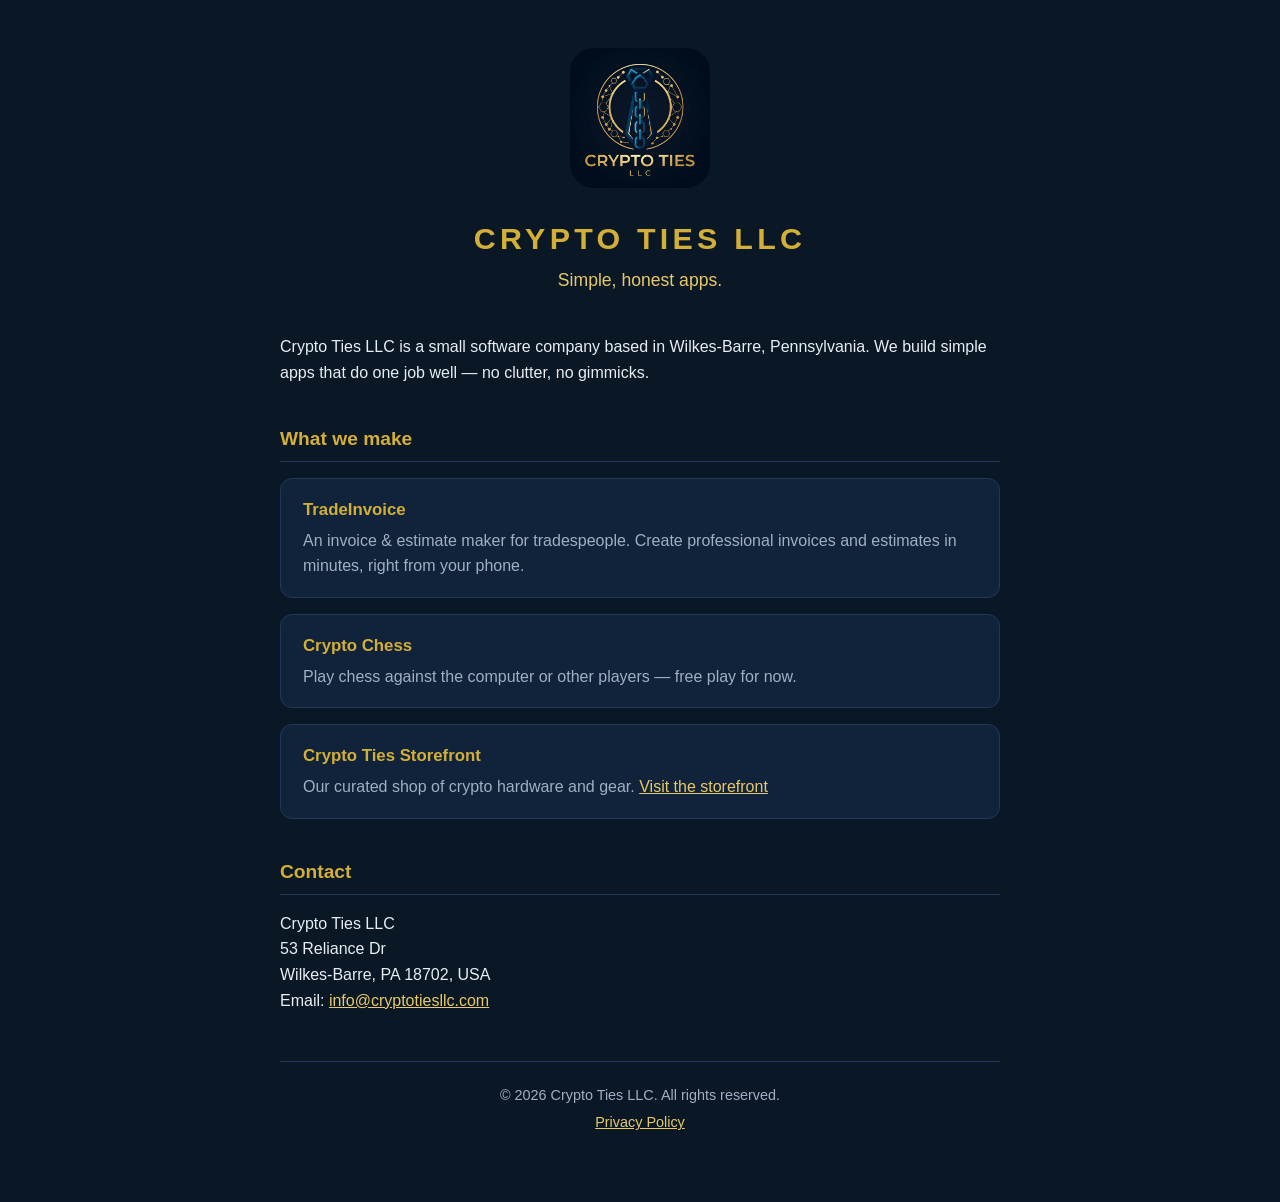
<file: index.html>
<!DOCTYPE html>
<html lang="en">
<head>
<meta charset="UTF-8">
<meta name="viewport" content="width=device-width, initial-scale=1.0">
<meta name="description" content="Crypto Ties LLC — a small software company in Wilkes-Barre, PA. We build simple, honest apps: TradeInvoice for tradespeople and Crypto Chess for players.">
<title>Crypto Ties LLC</title>
<style>
  :root { --navy: #0a1826; --navy-2: #10233a; --gold: #d4af37; --gold-soft: #e8c96a; --text: #e8edf3; --muted: #9fb0c3; }
  * { box-sizing: border-box; }
  body { margin: 0; font-family: -apple-system, "Segoe UI", Roboto, Arial, sans-serif; background: var(--navy); color: var(--text); line-height: 1.6; }
  .wrap { max-width: 760px; margin: 0 auto; padding: 48px 20px 64px; }
  header { text-align: center; margin-bottom: 40px; }
  header img { width: 140px; height: 140px; border-radius: 24px; }
  h1 { color: var(--gold); letter-spacing: 0.14em; font-size: 1.9em; margin: 18px 0 4px; }
  .tagline { color: var(--gold-soft); font-size: 1.1em; margin: 0; }
  h2 { color: var(--gold); font-size: 1.2em; margin-top: 2em; border-bottom: 1px solid #22385a; padding-bottom: 6px; }
  a { color: var(--gold-soft); }
  .card { background: var(--navy-2); border: 1px solid #22385a; border-radius: 12px; padding: 18px 22px; margin-top: 16px; }
  .card h3 { margin: 0 0 4px; color: var(--gold); font-size: 1.05em; }
  .card p { margin: 0; color: var(--muted); }
  footer { margin-top: 48px; padding-top: 18px; border-top: 1px solid #22385a; color: var(--muted); font-size: 0.9em; text-align: center; }
  footer p { margin: 4px 0; }
</style>
</head>
<body>
<div class="wrap">
  <header>
    <img src="logo.png" alt="Crypto Ties LLC logo">
    <h1>CRYPTO TIES LLC</h1>
    <p class="tagline">Simple, honest apps.</p>
  </header>

  <p>Crypto Ties LLC is a small software company based in Wilkes-Barre, Pennsylvania. We build simple apps that do one job well — no clutter, no gimmicks.</p>

  <h2>What we make</h2>
  <div class="card">
    <h3>TradeInvoice</h3>
    <p>An invoice &amp; estimate maker for tradespeople. Create professional invoices and estimates in minutes, right from your phone.</p>
  </div>
  <div class="card">
    <h3>Crypto Chess</h3>
    <p>Play chess against the computer or other players — free play for now.</p>
  </div>
  <div class="card">
    <h3>Crypto Ties Storefront</h3>
    <p>Our curated shop of crypto hardware and gear. <a href="https://muse.ai/s/crypto-ties-am6wdgx032kxu/oUWX1YFwJftp8EdEGJ7udciL2pT9Y3n3Ueoj4_SKgEk">Visit the storefront</a></p>
  </div>

  <h2>Contact</h2>
  <p>
    Crypto Ties LLC<br>
    53 Reliance Dr<br>
    Wilkes-Barre, PA 18702, USA<br>
    Email: <a href="mailto:info@cryptotiesllc.com">info@cryptotiesllc.com</a>
  </p>

  <footer>
    <p>&copy; 2026 Crypto Ties LLC. All rights reserved.</p>
    <p><a href="privacy-policy.html">Privacy Policy</a></p>
  </footer>
</div>
</body>
</html>
</file>
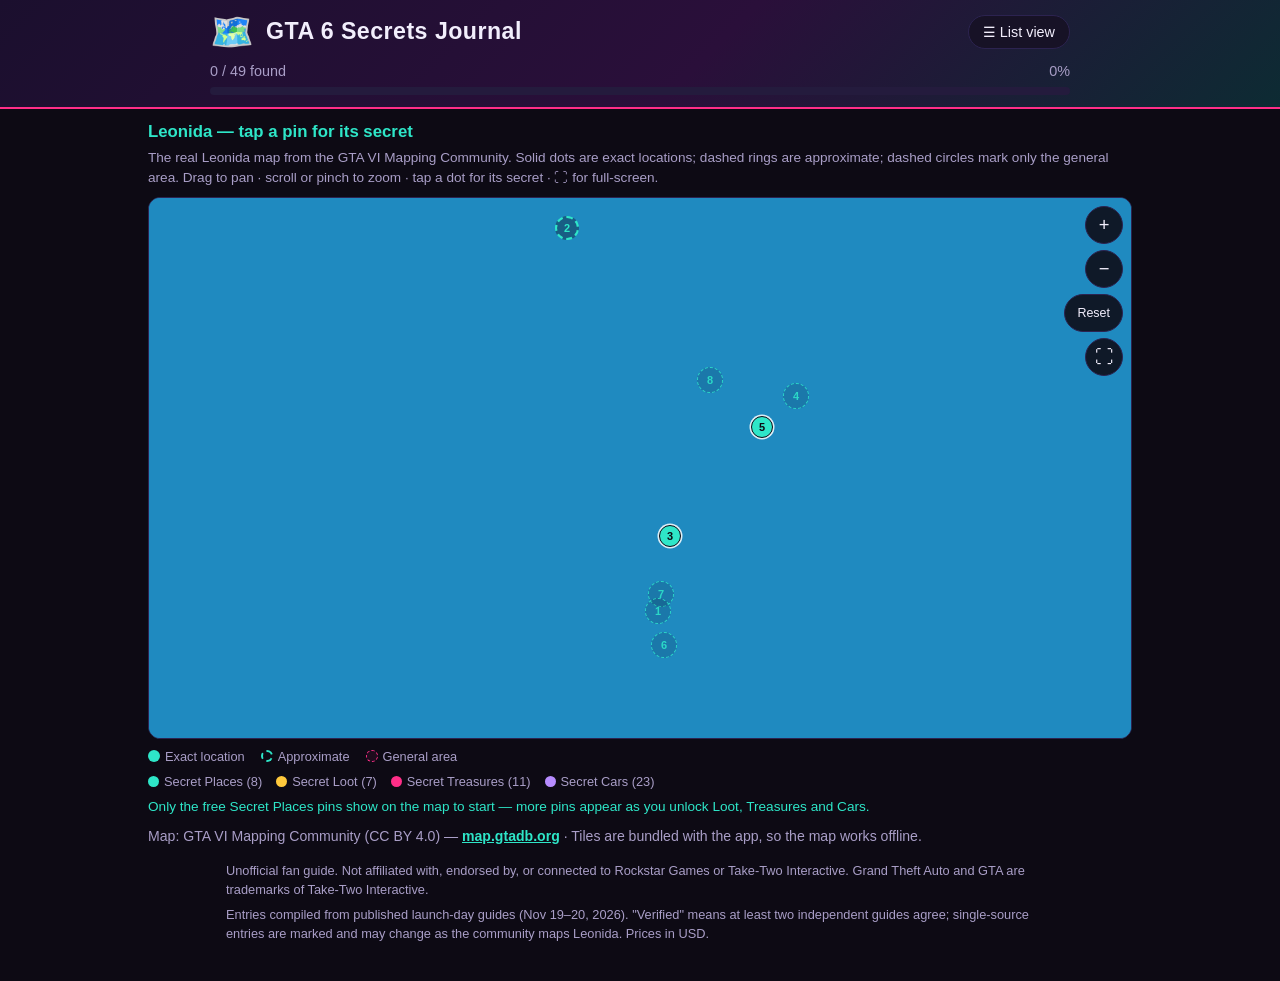
<file: gta6-journal/index.html>
<!DOCTYPE html>
<html lang="en">
<head>
<meta charset="UTF-8">
<meta name="viewport" content="width=device-width, initial-scale=1.0, viewport-fit=cover">
<title>GTA 6 Secrets Journal — Every secret in Leonida</title>
<link rel="stylesheet" href="leaflet/leaflet.css">
<link rel="stylesheet" href="styles.css">
</head>
<body>
<header class="app-header">
  <div class="brand">
    <span class="logo-mark" aria-hidden="true">🗺️</span>
    <div>
      <h1>GTA 6 Secrets Journal</h1>
    </div>
    <button id="viewToggle" class="view-toggle" type="button">☰ List view</button>
  </div>
  <div class="overall">
    <div class="overall-text"><span id="overallCount">0 / 49 found</span><span id="overallPct">0%</span></div>
    <div class="progress"><div class="progress-fill" id="overallFill" style="width:0%"></div></div>
  </div>
</header>

<section class="map-card" id="mapCard">
  <h2>Leonida — tap a pin for its secret</h2>
  <p class="map-note">The real Leonida map from the GTA VI Mapping Community. Solid dots are exact locations; dashed rings are approximate; dashed circles mark only the general area. Drag to pan · scroll or pinch to zoom · tap a dot for its secret · ⛶ for full-screen.</p>
  <div class="map-wrap" id="mapWrap">
    <div class="map-viewport" id="mapViewport"></div>
    <div class="map-controls">
      <button id="mapZoomIn" type="button" aria-label="Zoom in">+</button>
      <button id="mapZoomOut" type="button" aria-label="Zoom out">−</button>
      <button id="mapZoomReset" type="button">Reset</button>
      <button id="mapZoomFull" type="button" aria-label="Full screen">⛶</button>
    </div>
  </div>
  <p class="map-legend"><span><i class="lg exact"></i>Exact location</span><span><i class="lg approx"></i>Approximate</span><span><i class="lg area"></i>General area</span></p>
  <p class="section-key"><span><i class="sk" style="background:#2ee6c8"></i>Secret Places (8)</span><span><i class="sk" style="background:#ffc93c"></i>Secret Loot (7)</span><span><i class="sk" style="background:#ff2e88"></i>Secret Treasures (11)</span><span><i class="sk" style="background:#b78cff"></i>Secret Cars (23)</span></p>
  <p class="map-unlock-note">Only the free Secret Places pins show on the map to start — more pins appear as you unlock Loot, Treasures and Cars.</p>
  <p class="map-credit">Map: GTA VI Mapping Community (CC BY 4.0) — <a href="https://map.gtadb.org" target="_blank" rel="noopener">map.gtadb.org</a> · Tiles are bundled with the app, so the map works offline.</p>
</section>

<div id="listView" hidden>
<p class="map-intro">Every secret car, stash, treasure &amp; hidden place in Leonida — check them off as you find them.</p>

<nav class="tabs" id="tabs" aria-label="Sections"></nav>

<div class="toolbar">
  <input type="search" id="search" placeholder="Search secrets by name or area…" aria-label="Search secrets">
</div>

<main id="entries" class="entries"></main>

<section class="lock-panel" id="lockPanel" hidden>
  <div class="lock-icon" aria-hidden="true">🔒</div>
  <h2 id="lockTitle">This section is locked</h2>
  <p id="lockText"></p>
  <button class="unlock-btn" id="unlockBtn">Unlock for $2.00</button>
  <p class="lock-fine" id="lockFine"></p>
</section>
</div>

<footer>
  <p>Unofficial fan guide. Not affiliated with, endorsed by, or connected to Rockstar Games or Take-Two Interactive. Grand Theft Auto and GTA are trademarks of Take-Two Interactive.</p>
  <p>Entries compiled from published launch-day guides (Nov 19–20, 2026). "Verified" means at least two independent guides agree; single-source entries are marked and may change as the community maps Leonida. Prices in USD.</p>
</footer>

<div class="sheet-backdrop" id="sheetBackdrop" hidden></div>
<section class="detail-sheet" id="detailSheet" hidden role="dialog" aria-modal="true" aria-label="Secret details">
  <div class="sheet-handle"></div>
  <button class="sheet-close" id="sheetClose" type="button" aria-label="Close">✕</button>
  <div id="sheetBody"></div>
</section>

<div class="zoom-overlay" id="zoomOverlay" hidden role="dialog" aria-modal="true" aria-label="Zoomed map">
  <div class="zoom-bar">
    <button id="zoomOut" type="button" aria-label="Zoom out">−</button>
    <button id="zoomReset" type="button">Reset</button>
    <button id="zoomIn" type="button" aria-label="Zoom in">+</button>
    <button id="zoomClose" type="button">✕ Close</button>
  </div>
  <div class="zoom-stage" id="zoomStage"></div>
  <p class="zoom-hint">Pinch or scroll to zoom · drag to pan · tap the empty area to close</p>
</div>

<script src="data.js"></script>
<script src="sketches.js"></script>
<script src="leaflet/leaflet.js"></script>
<script src="pins.js"></script>
<script src="app.js"></script>
</body>
</html>
</file>
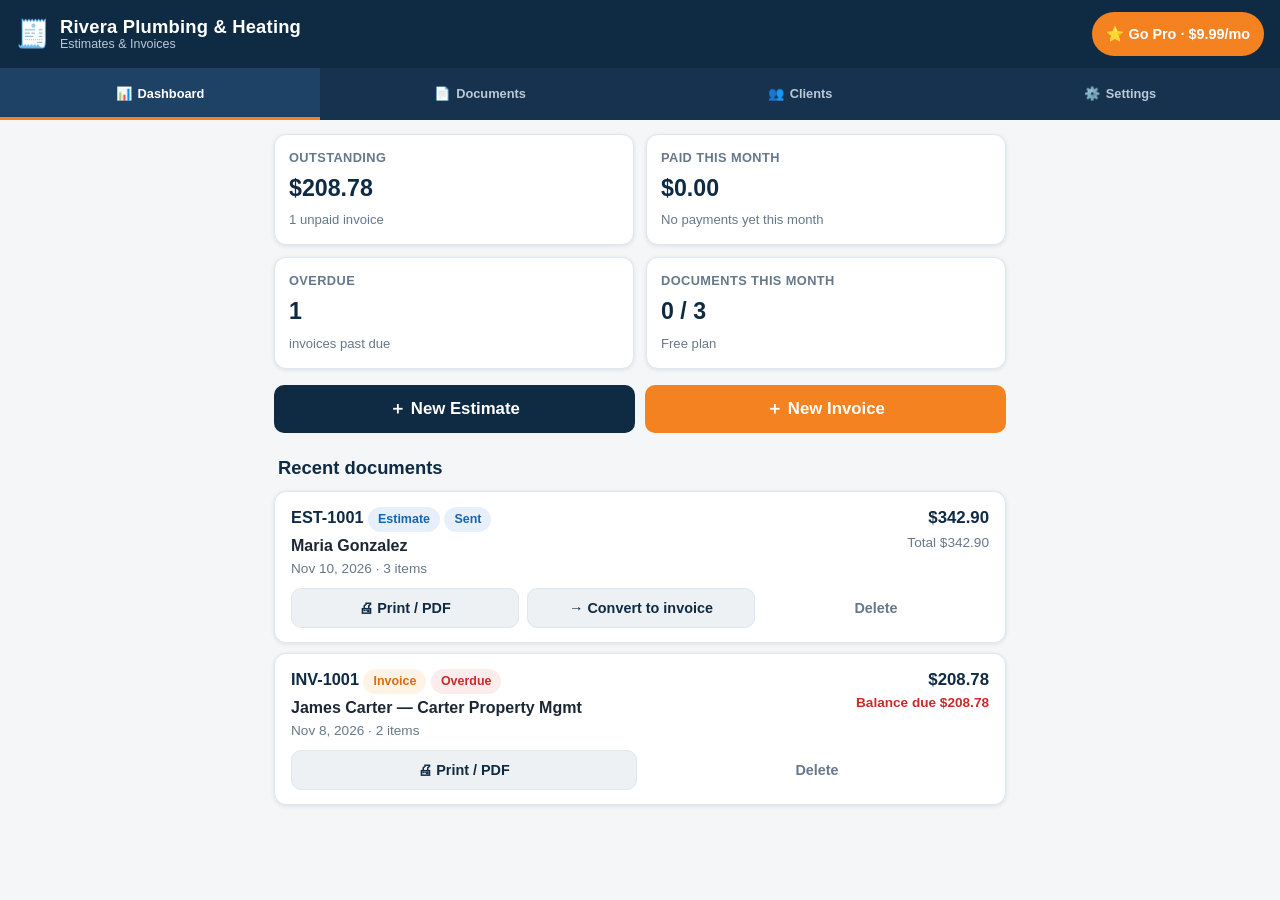
<file: tradeinvoice/index.html>
<!DOCTYPE html>
<html lang="en">
<head>
<meta charset="UTF-8">
<meta name="viewport" content="width=device-width, initial-scale=1.0, viewport-fit=cover">
<title>TradeInvoice — Estimates &amp; Invoices for Trades</title>
<link rel="stylesheet" href="styles.css">
</head>
<body>
<header class="app-header">
  <div class="brand">
    <span class="logo-mark" aria-hidden="true">🧾</span>
    <div class="brand-text">
      <strong id="brandName">TradeInvoice</strong>
      <small>Estimates &amp; Invoices</small>
    </div>
  </div>
  <button id="proBtn" class="pro-btn" type="button">⭐ Go Pro · $9.99/mo</button>
</header>

<nav class="tabs" aria-label="Main navigation">
  <button type="button" class="tab active" data-view="dashboard">📊<span>Dashboard</span></button>
  <button type="button" class="tab" data-view="documents">📄<span>Documents</span></button>
  <button type="button" class="tab" data-view="clients">👥<span>Clients</span></button>
  <button type="button" class="tab" data-view="settings">⚙️<span>Settings</span></button>
</nav>

<main id="main">
  <!-- DASHBOARD -->
  <section id="view-dashboard" class="view active" aria-label="Dashboard">
    <div class="stat-grid">
      <div class="stat-card"><span class="stat-label">Outstanding</span><strong class="stat-value" id="statOutstanding">$0.00</strong><small class="stat-sub" id="statOutstandingSub">0 unpaid invoices</small></div>
      <div class="stat-card"><span class="stat-label">Paid this month</span><strong class="stat-value green" id="statPaidMonth">$0.00</strong><small class="stat-sub" id="statPaidMonthSub">—</small></div>
      <div class="stat-card"><span class="stat-label">Overdue</span><strong class="stat-value red" id="statOverdue">0</strong><small class="stat-sub">invoices past due</small></div>
      <div class="stat-card"><span class="stat-label">Documents this month</span><strong class="stat-value" id="statDocsMonth">0 / 3</strong><small class="stat-sub" id="statDocsMonthSub">Free plan</small></div>
    </div>

    <div class="quick-actions">
      <button type="button" class="btn btn-primary btn-lg" id="qaNewEstimate">＋ New Estimate</button>
      <button type="button" class="btn btn-accent btn-lg" id="qaNewInvoice">＋ New Invoice</button>
    </div>

    <h2 class="section-title">Recent documents</h2>
    <div id="recentDocs" class="doc-list"></div>
  </section>

  <!-- DOCUMENTS -->
  <section id="view-documents" class="view" aria-label="Documents">
    <div class="toolbar">
      <input type="search" id="docSearch" placeholder="🔍 Search by #, client, or item…" aria-label="Search documents">
      <div class="filter-row" id="docFilters">
        <button type="button" class="chip active" data-filter="all">All</button>
        <button type="button" class="chip" data-filter="estimate">Estimates</button>
        <button type="button" class="chip" data-filter="invoice">Invoices</button>
        <button type="button" class="chip" data-filter="draft">Draft</button>
        <button type="button" class="chip" data-filter="sent">Sent</button>
        <button type="button" class="chip" data-filter="paid">Paid</button>
        <button type="button" class="chip" data-filter="overdue">Overdue</button>
      </div>
    </div>
    <div class="quick-actions">
      <button type="button" class="btn btn-primary" id="docsNewEstimate">＋ New Estimate</button>
      <button type="button" class="btn btn-accent" id="docsNewInvoice">＋ New Invoice</button>
    </div>
    <div id="docList" class="doc-list"></div>
  </section>

  <!-- CLIENTS -->
  <section id="view-clients" class="view" aria-label="Clients">
    <div class="toolbar">
      <input type="search" id="clientSearch" placeholder="🔍 Search clients…" aria-label="Search clients">
      <button type="button" class="btn btn-primary" id="addClientBtn">＋ Add Client</button>
    </div>
    <div id="clientList" class="client-list"></div>
  </section>

  <!-- SETTINGS -->
  <section id="view-settings" class="view" aria-label="Settings">
    <h2 class="section-title">Business profile</h2>
    <form id="profileForm" class="card form-card" autocomplete="off">
      <label>Business name
        <input type="text" id="pfBusinessName" placeholder="e.g. Rivera Plumbing &amp; Heating">
      </label>
      <label>Owner name
        <input type="text" id="pfOwnerName" placeholder="Your name">
      </label>
      <label>Phone
        <input type="tel" id="pfPhone" placeholder="(570) 555-0100">
      </label>
      <label>Email
        <input type="email" id="pfEmail" placeholder="you@yourbusiness.com">
      </label>
      <label>Address
        <textarea id="pfAddress" rows="2" placeholder="Street, City, State ZIP"></textarea>
      </label>
      <div class="form-row">
        <label>Default tax rate (%)
          <input type="number" id="pfTaxRate" min="0" max="30" step="0.01" placeholder="6">
        </label>
        <label>Invoice due in (days)
          <input type="number" id="pfDueDays" min="0" max="90" step="1" placeholder="14">
        </label>
      </div>
      <label>Default payment terms
        <textarea id="pfTerms" rows="3" placeholder="Payment due within 14 days. Checks payable to…"></textarea>
      </label>
      <label>Logo
        <span class="logo-row">
          <img id="logoPreview" class="logo-preview" alt="Business logo preview" hidden>
          <span class="logo-actions">
            <input type="file" id="pfLogo" accept="image/*" hidden>
            <button type="button" class="btn btn-secondary" id="logoUploadBtn">Upload logo</button>
            <button type="button" class="btn btn-ghost" id="logoRemoveBtn">Remove</button>
          </span>
        </span>
      </label>
      <button type="submit" class="btn btn-primary btn-lg">Save business profile</button>
    </form>

    <h2 class="section-title">Your plan</h2>
    <div class="card plan-card">
      <div><strong id="planName">Free plan</strong><p id="planUsage">0 of 3 free documents used this month.</p></div>
      <button type="button" class="btn btn-accent" id="planUpgradeBtn">Go Pro — $9.99/mo</button>
    </div>

    <h2 class="section-title">Your data</h2>
    <div class="card data-card">
      <p class="muted">Everything is stored on this device only (localStorage). Export a backup regularly — if you clear browser data, your invoices go with it.</p>
      <div class="btn-row">
        <button type="button" class="btn btn-secondary" id="exportBtn">⬇ Export backup (JSON)</button>
        <button type="button" class="btn btn-secondary" id="importBtn">⬆ Import backup</button>
        <input type="file" id="importFile" accept="application/json,.json" hidden>
      </div>
      <div class="btn-row">
        <button type="button" class="btn btn-ghost" id="clearSampleBtn">Clear sample data</button>
        <button type="button" class="btn btn-danger" id="resetAllBtn">Reset everything</button>
      </div>
    </div>
    <p class="muted center">TradeInvoice v1 · Built for one-person trade businesses.</p>
  </section>

  <!-- DOCUMENT DETAIL / EDITOR -->
  <section id="view-doc" class="view" aria-label="Document">
    <div id="docDetail"></div>
  </section>
</main>

<!-- CLIENT MODAL -->
<div id="clientModal" class="modal" hidden>
  <div class="modal-card">
    <h3 id="clientModalTitle">Add client</h3>
    <form id="clientForm" autocomplete="off">
      <input type="hidden" id="cfId">
      <label>Name *
        <input type="text" id="cfName" required placeholder="Client or company name">
      </label>
      <label>Phone
        <input type="tel" id="cfPhone" placeholder="(570) 555-0100">
      </label>
      <label>Email
        <input type="email" id="cfEmail" placeholder="client@email.com">
      </label>
      <label>Address
        <textarea id="cfAddress" rows="2" placeholder="Street, City, State ZIP"></textarea>
      </label>
      <div class="btn-row">
        <button type="submit" class="btn btn-primary">Save client</button>
        <button type="button" class="btn btn-ghost" data-close-modal>Cancel</button>
      </div>
    </form>
  </div>
</div>

<!-- PRO MODAL -->
<div id="proModal" class="modal" hidden>
  <div class="modal-card">
    <h3>⭐ TradeInvoice Pro — $9.99/month</h3>
    <p class="muted">You're on the Free plan: <strong id="proUsageText">0 of 3 documents</strong> used this month.</p>
    <ul class="pro-list">
      <li>✅ <strong>Unlimited</strong> estimates &amp; invoices — no monthly cap</li>
      <li>✅ Unlimited clients</li>
      <li>✅ Your logo on every printed estimate &amp; invoice</li>
      <li>✅ Priority support</li>
    </ul>
    <p class="muted small">Free plan: 3 documents per month. Pro is $9.99/month, cancel anytime.</p>
    <div class="btn-row">
      <button type="button" class="btn btn-accent btn-lg" id="proCheckoutBtn">Upgrade — $9.99/mo</button>
      <button type="button" class="btn btn-ghost" data-close-modal>Not now</button>
    </div>
  </div>
</div>

<!-- CONFIRM MODAL -->
<div id="confirmModal" class="modal" hidden>
  <div class="modal-card">
    <h3 id="confirmTitle">Are you sure?</h3>
    <p id="confirmText" class="muted"></p>
    <div class="btn-row">
      <button type="button" class="btn btn-danger" id="confirmYes">Yes, do it</button>
      <button type="button" class="btn btn-ghost" data-close-modal>Cancel</button>
    </div>
  </div>
</div>

<div id="toast" class="toast" role="status" aria-live="polite" hidden></div>
<div id="print-area" aria-hidden="true"></div>

<script src="app.js"></script>
</body>
</html>
</file>
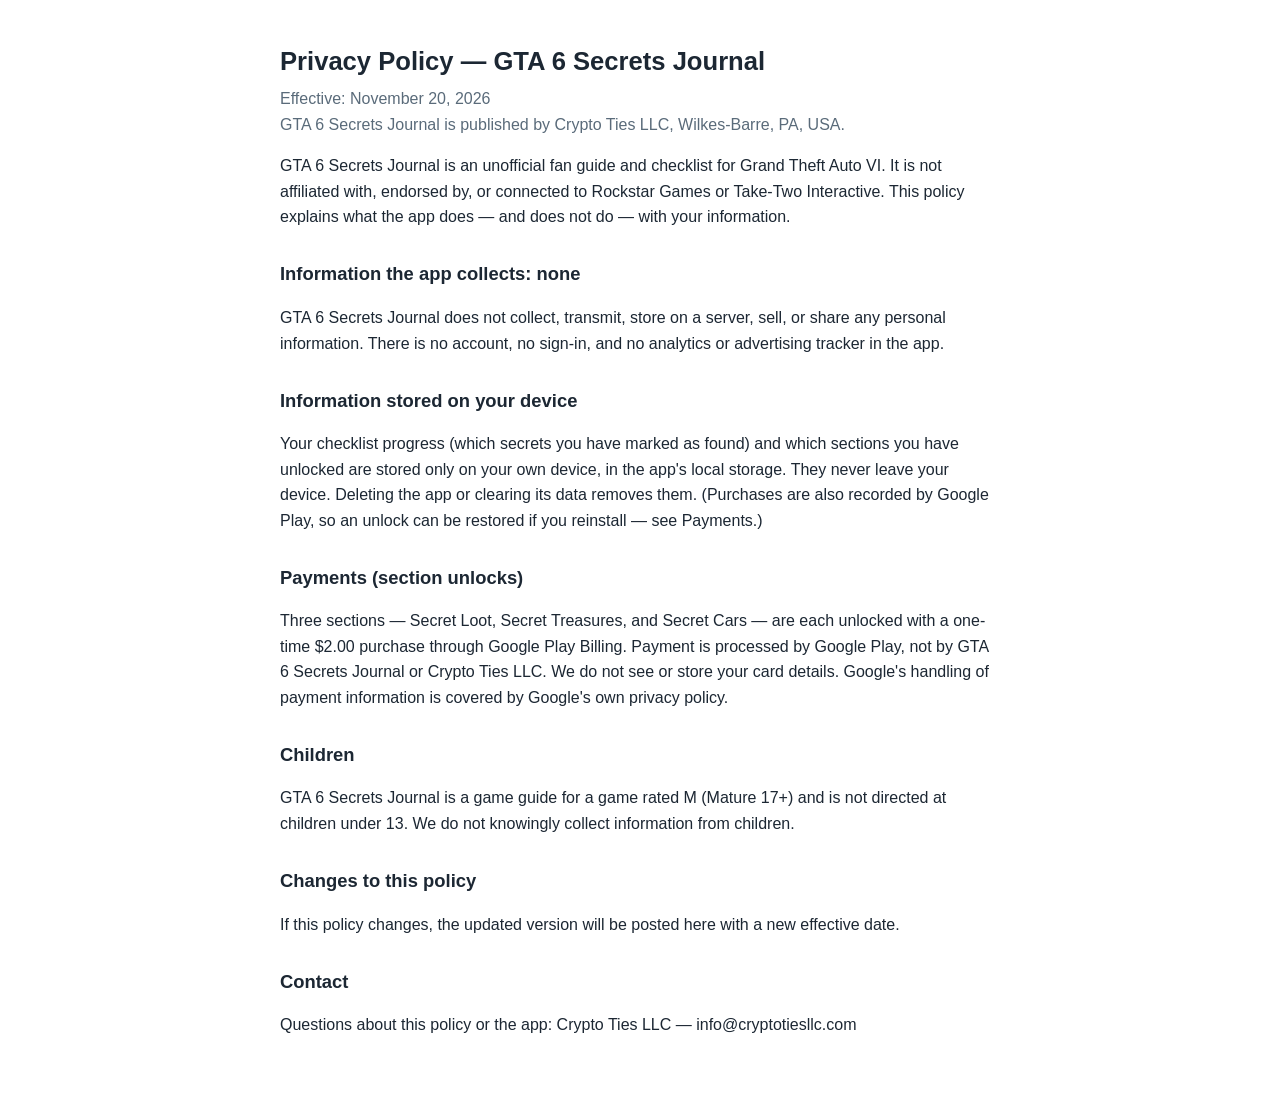
<file: gta6-journal-privacy.html>
<!DOCTYPE html>
<html lang="en">
<head>
<meta charset="UTF-8">
<meta name="viewport" content="width=device-width, initial-scale=1.0">
<title>Privacy Policy — GTA 6 Secrets Journal</title>
<style>
  body { font-family: -apple-system, "Segoe UI", Roboto, Arial, sans-serif; max-width: 720px; margin: 0 auto; padding: 24px 18px 48px; color: #1c2733; line-height: 1.6; }
  h1 { font-size: 1.6em; margin-bottom: 0; }
  h2 { font-size: 1.15em; margin-top: 1.6em; }
  .meta { color: #5a6b7a; margin-top: 4px; }
</style>
</head>
<body>
<h1>Privacy Policy — GTA 6 Secrets Journal</h1>
<p class="meta">Effective: November 20, 2026<br>
GTA 6 Secrets Journal is published by Crypto Ties LLC, Wilkes-Barre, PA, USA.</p>

<p>GTA 6 Secrets Journal is an unofficial fan guide and checklist for Grand Theft Auto VI. It is not affiliated with, endorsed by, or connected to Rockstar Games or Take-Two Interactive. This policy explains what the app does — and does not do — with your information.</p>

<h2>Information the app collects: none</h2>
<p>GTA 6 Secrets Journal does not collect, transmit, store on a server, sell, or share any personal information. There is no account, no sign-in, and no analytics or advertising tracker in the app.</p>

<h2>Information stored on your device</h2>
<p>Your checklist progress (which secrets you have marked as found) and which sections you have unlocked are stored only on your own device, in the app's local storage. They never leave your device. Deleting the app or clearing its data removes them. (Purchases are also recorded by Google Play, so an unlock can be restored if you reinstall — see Payments.)</p>

<h2>Payments (section unlocks)</h2>
<p>Three sections — Secret Loot, Secret Treasures, and Secret Cars — are each unlocked with a one-time $2.00 purchase through Google Play Billing. Payment is processed by Google Play, not by GTA 6 Secrets Journal or Crypto Ties LLC. We do not see or store your card details. Google's handling of payment information is covered by Google's own privacy policy.</p>

<h2>Children</h2>
<p>GTA 6 Secrets Journal is a game guide for a game rated M (Mature 17+) and is not directed at children under 13. We do not knowingly collect information from children.</p>

<h2>Changes to this policy</h2>
<p>If this policy changes, the updated version will be posted here with a new effective date.</p>

<h2>Contact</h2>
<p>Questions about this policy or the app: Crypto Ties LLC — info@cryptotiesllc.com</p>
</body>
</html>
</file>
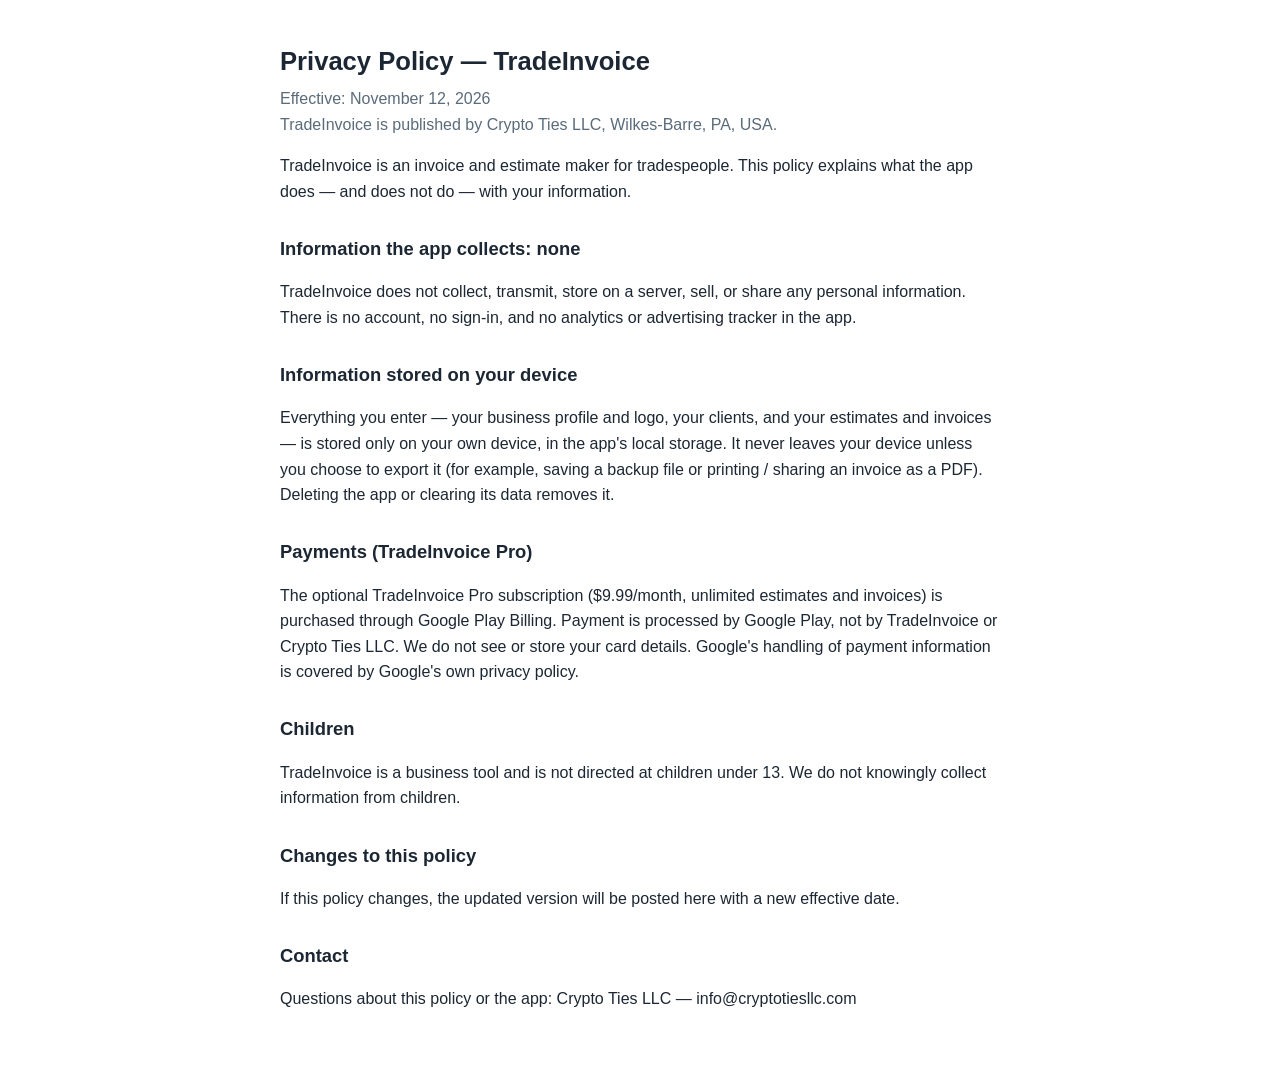
<file: privacy-policy.html>
<!DOCTYPE html>
<html lang="en">
<head>
<meta charset="UTF-8">
<meta name="viewport" content="width=device-width, initial-scale=1.0">
<title>Privacy Policy — TradeInvoice</title>
<style>
  body { font-family: -apple-system, "Segoe UI", Roboto, Arial, sans-serif; max-width: 720px; margin: 0 auto; padding: 24px 18px 48px; color: #1c2733; line-height: 1.6; }
  h1 { font-size: 1.6em; margin-bottom: 0; }
  h2 { font-size: 1.15em; margin-top: 1.6em; }
  .meta { color: #5a6b7a; margin-top: 4px; }
</style>
</head>
<body>
<h1>Privacy Policy — TradeInvoice</h1>
<p class="meta">Effective: November 12, 2026<br>
TradeInvoice is published by Crypto Ties LLC, Wilkes-Barre, PA, USA.</p>

<p>TradeInvoice is an invoice and estimate maker for tradespeople. This policy explains what the app does — and does not do — with your information.</p>

<h2>Information the app collects: none</h2>
<p>TradeInvoice does not collect, transmit, store on a server, sell, or share any personal information. There is no account, no sign-in, and no analytics or advertising tracker in the app.</p>

<h2>Information stored on your device</h2>
<p>Everything you enter — your business profile and logo, your clients, and your estimates and invoices — is stored only on your own device, in the app's local storage. It never leaves your device unless you choose to export it (for example, saving a backup file or printing / sharing an invoice as a PDF). Deleting the app or clearing its data removes it.</p>

<h2>Payments (TradeInvoice Pro)</h2>
<p>The optional TradeInvoice Pro subscription ($9.99/month, unlimited estimates and invoices) is purchased through Google Play Billing. Payment is processed by Google Play, not by TradeInvoice or Crypto Ties LLC. We do not see or store your card details. Google's handling of payment information is covered by Google's own privacy policy.</p>

<h2>Children</h2>
<p>TradeInvoice is a business tool and is not directed at children under 13. We do not knowingly collect information from children.</p>

<h2>Changes to this policy</h2>
<p>If this policy changes, the updated version will be posted here with a new effective date.</p>

<h2>Contact</h2>
<p>Questions about this policy or the app: Crypto Ties LLC — info@cryptotiesllc.com</p>
</body>
</html>
</file>
<file: gta6-journal/leaflet/leaflet.css>
/* required styles */

.leaflet-pane,
.leaflet-tile,
.leaflet-marker-icon,
.leaflet-marker-shadow,
.leaflet-tile-container,
.leaflet-pane > svg,
.leaflet-pane > canvas,
.leaflet-zoom-box,
.leaflet-image-layer,
.leaflet-layer {
	position: absolute;
	left: 0;
	top: 0;
	}
.leaflet-container {
	overflow: hidden;
	}
.leaflet-tile,
.leaflet-marker-icon,
.leaflet-marker-shadow {
	-webkit-user-select: none;
	   -moz-user-select: none;
	        user-select: none;
	  -webkit-user-drag: none;
	}
/* Prevents IE11 from highlighting tiles in blue */
.leaflet-tile::selection {
	background: transparent;
}
/* Safari renders non-retina tile on retina better with this, but Chrome is worse */
.leaflet-safari .leaflet-tile {
	image-rendering: -webkit-optimize-contrast;
	}
/* hack that prevents hw layers "stretching" when loading new tiles */
.leaflet-safari .leaflet-tile-container {
	width: 1600px;
	height: 1600px;
	-webkit-transform-origin: 0 0;
	}
.leaflet-marker-icon,
.leaflet-marker-shadow {
	display: block;
	}
/* .leaflet-container svg: reset svg max-width decleration shipped in Joomla! (joomla.org) 3.x */
/* .leaflet-container img: map is broken in FF if you have max-width: 100% on tiles */
.leaflet-container .leaflet-overlay-pane svg {
	max-width: none !important;
	max-height: none !important;
	}
.leaflet-container .leaflet-marker-pane img,
.leaflet-container .leaflet-shadow-pane img,
.leaflet-container .leaflet-tile-pane img,
.leaflet-container img.leaflet-image-layer,
.leaflet-container .leaflet-tile {
	max-width: none !important;
	max-height: none !important;
	width: auto;
	padding: 0;
	}

.leaflet-container img.leaflet-tile {
	/* See: https://bugs.chromium.org/p/chromium/issues/detail?id=600120 */
	mix-blend-mode: plus-lighter;
}

.leaflet-container.leaflet-touch-zoom {
	-ms-touch-action: pan-x pan-y;
	touch-action: pan-x pan-y;
	}
.leaflet-container.leaflet-touch-drag {
	-ms-touch-action: pinch-zoom;
	/* Fallback for FF which doesn't support pinch-zoom */
	touch-action: none;
	touch-action: pinch-zoom;
}
.leaflet-container.leaflet-touch-drag.leaflet-touch-zoom {
	-ms-touch-action: none;
	touch-action: none;
}
.leaflet-container {
	-webkit-tap-highlight-color: transparent;
}
.leaflet-container a {
	-webkit-tap-highlight-color: rgba(51, 181, 229, 0.4);
}
.leaflet-tile {
	filter: inherit;
	visibility: hidden;
	}
.leaflet-tile-loaded {
	visibility: inherit;
	}
.leaflet-zoom-box {
	width: 0;
	height: 0;
	-moz-box-sizing: border-box;
	     box-sizing: border-box;
	z-index: 800;
	}
/* workaround for https://bugzilla.mozilla.org/show_bug.cgi?id=888319 */
.leaflet-overlay-pane svg {
	-moz-user-select: none;
	}

.leaflet-pane         { z-index: 400; }

.leaflet-tile-pane    { z-index: 200; }
.leaflet-overlay-pane { z-index: 400; }
.leaflet-shadow-pane  { z-index: 500; }
.leaflet-marker-pane  { z-index: 600; }
.leaflet-tooltip-pane   { z-index: 650; }
.leaflet-popup-pane   { z-index: 700; }

.leaflet-map-pane canvas { z-index: 100; }
.leaflet-map-pane svg    { z-index: 200; }

.leaflet-vml-shape {
	width: 1px;
	height: 1px;
	}
.lvml {
	behavior: url(#default#VML);
	display: inline-block;
	position: absolute;
	}


/* control positioning */

.leaflet-control {
	position: relative;
	z-index: 800;
	pointer-events: visiblePainted; /* IE 9-10 doesn't have auto */
	pointer-events: auto;
	}
.leaflet-top,
.leaflet-bottom {
	position: absolute;
	z-index: 1000;
	pointer-events: none;
	}
.leaflet-top {
	top: 0;
	}
.leaflet-right {
	right: 0;
	}
.leaflet-bottom {
	bottom: 0;
	}
.leaflet-left {
	left: 0;
	}
.leaflet-control {
	float: left;
	clear: both;
	}
.leaflet-right .leaflet-control {
	float: right;
	}
.leaflet-top .leaflet-control {
	margin-top: 10px;
	}
.leaflet-bottom .leaflet-control {
	margin-bottom: 10px;
	}
.leaflet-left .leaflet-control {
	margin-left: 10px;
	}
.leaflet-right .leaflet-control {
	margin-right: 10px;
	}


/* zoom and fade animations */

.leaflet-fade-anim .leaflet-popup {
	opacity: 0;
	-webkit-transition: opacity 0.2s linear;
	   -moz-transition: opacity 0.2s linear;
	        transition: opacity 0.2s linear;
	}
.leaflet-fade-anim .leaflet-map-pane .leaflet-popup {
	opacity: 1;
	}
.leaflet-zoom-animated {
	-webkit-transform-origin: 0 0;
	    -ms-transform-origin: 0 0;
	        transform-origin: 0 0;
	}
svg.leaflet-zoom-animated {
	will-change: transform;
}

.leaflet-zoom-anim .leaflet-zoom-animated {
	-webkit-transition: -webkit-transform 0.25s cubic-bezier(0,0,0.25,1);
	   -moz-transition:    -moz-transform 0.25s cubic-bezier(0,0,0.25,1);
	        transition:         transform 0.25s cubic-bezier(0,0,0.25,1);
	}
.leaflet-zoom-anim .leaflet-tile,
.leaflet-pan-anim .leaflet-tile {
	-webkit-transition: none;
	   -moz-transition: none;
	        transition: none;
	}

.leaflet-zoom-anim .leaflet-zoom-hide {
	visibility: hidden;
	}


/* cursors */

.leaflet-interactive {
	cursor: pointer;
	}
.leaflet-grab {
	cursor: -webkit-grab;
	cursor:    -moz-grab;
	cursor:         grab;
	}
.leaflet-crosshair,
.leaflet-crosshair .leaflet-interactive {
	cursor: crosshair;
	}
.leaflet-popup-pane,
.leaflet-control {
	cursor: auto;
	}
.leaflet-dragging .leaflet-grab,
.leaflet-dragging .leaflet-grab .leaflet-interactive,
.leaflet-dragging .leaflet-marker-draggable {
	cursor: move;
	cursor: -webkit-grabbing;
	cursor:    -moz-grabbing;
	cursor:         grabbing;
	}

/* marker & overlays interactivity */
.leaflet-marker-icon,
.leaflet-marker-shadow,
.leaflet-image-layer,
.leaflet-pane > svg path,
.leaflet-tile-container {
	pointer-events: none;
	}

.leaflet-marker-icon.leaflet-interactive,
.leaflet-image-layer.leaflet-interactive,
.leaflet-pane > svg path.leaflet-interactive,
svg.leaflet-image-layer.leaflet-interactive path {
	pointer-events: visiblePainted; /* IE 9-10 doesn't have auto */
	pointer-events: auto;
	}

/* visual tweaks */

.leaflet-container {
	background: #ddd;
	outline-offset: 1px;
	}
.leaflet-container a {
	color: #0078A8;
	}
.leaflet-zoom-box {
	border: 2px dotted #38f;
	background: rgba(255,255,255,0.5);
	}


/* general typography */
.leaflet-container {
	font-family: "Helvetica Neue", Arial, Helvetica, sans-serif;
	font-size: 12px;
	font-size: 0.75rem;
	line-height: 1.5;
	}


/* general toolbar styles */

.leaflet-bar {
	box-shadow: 0 1px 5px rgba(0,0,0,0.65);
	border-radius: 4px;
	}
.leaflet-bar a {
	background-color: #fff;
	border-bottom: 1px solid #ccc;
	width: 26px;
	height: 26px;
	line-height: 26px;
	display: block;
	text-align: center;
	text-decoration: none;
	color: black;
	}
.leaflet-bar a,
.leaflet-control-layers-toggle {
	background-position: 50% 50%;
	background-repeat: no-repeat;
	display: block;
	}
.leaflet-bar a:hover,
.leaflet-bar a:focus {
	background-color: #f4f4f4;
	}
.leaflet-bar a:first-child {
	border-top-left-radius: 4px;
	border-top-right-radius: 4px;
	}
.leaflet-bar a:last-child {
	border-bottom-left-radius: 4px;
	border-bottom-right-radius: 4px;
	border-bottom: none;
	}
.leaflet-bar a.leaflet-disabled {
	cursor: default;
	background-color: #f4f4f4;
	color: #bbb;
	}

.leaflet-touch .leaflet-bar a {
	width: 30px;
	height: 30px;
	line-height: 30px;
	}
.leaflet-touch .leaflet-bar a:first-child {
	border-top-left-radius: 2px;
	border-top-right-radius: 2px;
	}
.leaflet-touch .leaflet-bar a:last-child {
	border-bottom-left-radius: 2px;
	border-bottom-right-radius: 2px;
	}

/* zoom control */

.leaflet-control-zoom-in,
.leaflet-control-zoom-out {
	font: bold 18px 'Lucida Console', Monaco, monospace;
	text-indent: 1px;
	}

.leaflet-touch .leaflet-control-zoom-in, .leaflet-touch .leaflet-control-zoom-out  {
	font-size: 22px;
	}


/* layers control */

.leaflet-control-layers {
	box-shadow: 0 1px 5px rgba(0,0,0,0.4);
	background: #fff;
	border-radius: 5px;
	}
.leaflet-control-layers-toggle {
	background-image: url(images/layers.png);
	width: 36px;
	height: 36px;
	}
.leaflet-retina .leaflet-control-layers-toggle {
	background-image: url(images/layers-2x.png);
	background-size: 26px 26px;
	}
.leaflet-touch .leaflet-control-layers-toggle {
	width: 44px;
	height: 44px;
	}
.leaflet-control-layers .leaflet-control-layers-list,
.leaflet-control-layers-expanded .leaflet-control-layers-toggle {
	display: none;
	}
.leaflet-control-layers-expanded .leaflet-control-layers-list {
	display: block;
	position: relative;
	}
.leaflet-control-layers-expanded {
	padding: 6px 10px 6px 6px;
	color: #333;
	background: #fff;
	}
.leaflet-control-layers-scrollbar {
	overflow-y: scroll;
	overflow-x: hidden;
	padding-right: 5px;
	}
.leaflet-control-layers-selector {
	margin-top: 2px;
	position: relative;
	top: 1px;
	}
.leaflet-control-layers label {
	display: block;
	font-size: 13px;
	font-size: 1.08333em;
	}
.leaflet-control-layers-separator {
	height: 0;
	border-top: 1px solid #ddd;
	margin: 5px -10px 5px -6px;
	}

/* Default icon URLs */
.leaflet-default-icon-path { /* used only in path-guessing heuristic, see L.Icon.Default */
	background-image: url(images/marker-icon.png);
	}


/* attribution and scale controls */

.leaflet-container .leaflet-control-attribution {
	background: #fff;
	background: rgba(255, 255, 255, 0.8);
	margin: 0;
	}
.leaflet-control-attribution,
.leaflet-control-scale-line {
	padding: 0 5px;
	color: #333;
	line-height: 1.4;
	}
.leaflet-control-attribution a {
	text-decoration: none;
	}
.leaflet-control-attribution a:hover,
.leaflet-control-attribution a:focus {
	text-decoration: underline;
	}
.leaflet-attribution-flag {
	display: inline !important;
	vertical-align: baseline !important;
	width: 1em;
	height: 0.6669em;
	}
.leaflet-left .leaflet-control-scale {
	margin-left: 5px;
	}
.leaflet-bottom .leaflet-control-scale {
	margin-bottom: 5px;
	}
.leaflet-control-scale-line {
	border: 2px solid #777;
	border-top: none;
	line-height: 1.1;
	padding: 2px 5px 1px;
	white-space: nowrap;
	-moz-box-sizing: border-box;
	     box-sizing: border-box;
	background: rgba(255, 255, 255, 0.8);
	text-shadow: 1px 1px #fff;
	}
.leaflet-control-scale-line:not(:first-child) {
	border-top: 2px solid #777;
	border-bottom: none;
	margin-top: -2px;
	}
.leaflet-control-scale-line:not(:first-child):not(:last-child) {
	border-bottom: 2px solid #777;
	}

.leaflet-touch .leaflet-control-attribution,
.leaflet-touch .leaflet-control-layers,
.leaflet-touch .leaflet-bar {
	box-shadow: none;
	}
.leaflet-touch .leaflet-control-layers,
.leaflet-touch .leaflet-bar {
	border: 2px solid rgba(0,0,0,0.2);
	background-clip: padding-box;
	}


/* popup */

.leaflet-popup {
	position: absolute;
	text-align: center;
	margin-bottom: 20px;
	}
.leaflet-popup-content-wrapper {
	padding: 1px;
	text-align: left;
	border-radius: 12px;
	}
.leaflet-popup-content {
	margin: 13px 24px 13px 20px;
	line-height: 1.3;
	font-size: 13px;
	font-size: 1.08333em;
	min-height: 1px;
	}
.leaflet-popup-content p {
	margin: 17px 0;
	margin: 1.3em 0;
	}
.leaflet-popup-tip-container {
	width: 40px;
	height: 20px;
	position: absolute;
	left: 50%;
	margin-top: -1px;
	margin-left: -20px;
	overflow: hidden;
	pointer-events: none;
	}
.leaflet-popup-tip {
	width: 17px;
	height: 17px;
	padding: 1px;

	margin: -10px auto 0;
	pointer-events: auto;

	-webkit-transform: rotate(45deg);
	   -moz-transform: rotate(45deg);
	    -ms-transform: rotate(45deg);
	        transform: rotate(45deg);
	}
.leaflet-popup-content-wrapper,
.leaflet-popup-tip {
	background: white;
	color: #333;
	box-shadow: 0 3px 14px rgba(0,0,0,0.4);
	}
.leaflet-container a.leaflet-popup-close-button {
	position: absolute;
	top: 0;
	right: 0;
	border: none;
	text-align: center;
	width: 24px;
	height: 24px;
	font: 16px/24px Tahoma, Verdana, sans-serif;
	color: #757575;
	text-decoration: none;
	background: transparent;
	}
.leaflet-container a.leaflet-popup-close-button:hover,
.leaflet-container a.leaflet-popup-close-button:focus {
	color: #585858;
	}
.leaflet-popup-scrolled {
	overflow: auto;
	}

.leaflet-oldie .leaflet-popup-content-wrapper {
	-ms-zoom: 1;
	}
.leaflet-oldie .leaflet-popup-tip {
	width: 24px;
	margin: 0 auto;

	-ms-filter: "progid:DXImageTransform.Microsoft.Matrix(M11=0.70710678, M12=0.70710678, M21=-0.70710678, M22=0.70710678)";
	filter: progid:DXImageTransform.Microsoft.Matrix(M11=0.70710678, M12=0.70710678, M21=-0.70710678, M22=0.70710678);
	}

.leaflet-oldie .leaflet-control-zoom,
.leaflet-oldie .leaflet-control-layers,
.leaflet-oldie .leaflet-popup-content-wrapper,
.leaflet-oldie .leaflet-popup-tip {
	border: 1px solid #999;
	}


/* div icon */

.leaflet-div-icon {
	background: #fff;
	border: 1px solid #666;
	}


/* Tooltip */
/* Base styles for the element that has a tooltip */
.leaflet-tooltip {
	position: absolute;
	padding: 6px;
	background-color: #fff;
	border: 1px solid #fff;
	border-radius: 3px;
	color: #222;
	white-space: nowrap;
	-webkit-user-select: none;
	-moz-user-select: none;
	-ms-user-select: none;
	user-select: none;
	pointer-events: none;
	box-shadow: 0 1px 3px rgba(0,0,0,0.4);
	}
.leaflet-tooltip.leaflet-interactive {
	cursor: pointer;
	pointer-events: auto;
	}
.leaflet-tooltip-top:before,
.leaflet-tooltip-bottom:before,
.leaflet-tooltip-left:before,
.leaflet-tooltip-right:before {
	position: absolute;
	pointer-events: none;
	border: 6px solid transparent;
	background: transparent;
	content: "";
	}

/* Directions */

.leaflet-tooltip-bottom {
	margin-top: 6px;
}
.leaflet-tooltip-top {
	margin-top: -6px;
}
.leaflet-tooltip-bottom:before,
.leaflet-tooltip-top:before {
	left: 50%;
	margin-left: -6px;
	}
.leaflet-tooltip-top:before {
	bottom: 0;
	margin-bottom: -12px;
	border-top-color: #fff;
	}
.leaflet-tooltip-bottom:before {
	top: 0;
	margin-top: -12px;
	margin-left: -6px;
	border-bottom-color: #fff;
	}
.leaflet-tooltip-left {
	margin-left: -6px;
}
.leaflet-tooltip-right {
	margin-left: 6px;
}
.leaflet-tooltip-left:before,
.leaflet-tooltip-right:before {
	top: 50%;
	margin-top: -6px;
	}
.leaflet-tooltip-left:before {
	right: 0;
	margin-right: -12px;
	border-left-color: #fff;
	}
.leaflet-tooltip-right:before {
	left: 0;
	margin-left: -12px;
	border-right-color: #fff;
	}

/* Printing */

@media print {
	/* Prevent printers from removing background-images of controls. */
	.leaflet-control {
		-webkit-print-color-adjust: exact;
		print-color-adjust: exact;
		}
	}
</file>
<file: gta6-journal/styles.css>
:root {
  --bg: #0d0a14; --bg2: #171226; --card: #1d1730; --line: #2c2350;
  --pink: #ff2e88; --teal: #2ee6c8; --gold: #ffc93c;
  --text: #f2eefc; --muted: #a99ec7; --green: #3ddc84; --amber: #ffb020;
}
* { box-sizing: border-box; }
[hidden] { display: none !important; }
body { margin: 0; font-family: -apple-system, "Segoe UI", Roboto, Arial, sans-serif; background: var(--bg); color: var(--text); line-height: 1.5; }
.app-header { background: linear-gradient(135deg, #1b0f2e, #2a0f3a 55%, #0d2b33); padding: 14px 16px 12px; border-bottom: 2px solid var(--pink); position: sticky; top: 0; z-index: 5; }
.brand { display: flex; gap: 12px; align-items: flex-start; max-width: 860px; margin: 0 auto; }
.view-toggle { margin-left: auto; align-self: center; background: var(--bg2); color: var(--text); border: 1px solid var(--line); border-radius: 99px; padding: 8px 14px; font-size: .9em; cursor: pointer; white-space: nowrap; }
.logo-mark { font-size: 2.2em; line-height: 1; }
.brand h1 { margin: 0; font-size: 1.45em; letter-spacing: .02em; }
.brand h1 span { color: var(--pink); }
.tagline { margin: 2px 0 0; color: var(--muted); font-size: .92em; }
.overall { max-width: 860px; margin: 12px auto 0; }
.overall-text { display: flex; justify-content: space-between; font-size: .9em; color: var(--muted); }
.progress { height: 8px; background: #241b3d; border-radius: 99px; overflow: hidden; margin-top: 4px; }
.progress-fill { height: 100%; background: linear-gradient(90deg, var(--pink), var(--teal)); width: 0%; transition: width .3s; }
.tabs { display: flex; gap: 8px; padding: 12px 16px 0; max-width: 860px; margin: 0 auto; flex-wrap: wrap; }
.tab { flex: 1 1 auto; min-width: 120px; background: var(--bg2); color: var(--text); border: 1px solid var(--line); border-radius: 10px; padding: 10px 8px; font-size: .92em; cursor: pointer; text-align: center; }
.tab small { display: block; color: var(--muted); font-size: .78em; margin-top: 2px; }
.tab.active { border-color: var(--pink); background: #2a1844; }
.tab .lock { color: var(--gold); }
.toolbar { max-width: 860px; margin: 12px auto 0; padding: 0 16px; }
.toolbar input { width: 100%; padding: 10px 12px; border-radius: 10px; border: 1px solid var(--line); background: var(--bg2); color: var(--text); font-size: 1em; }
.map-card { max-width: 1000px; margin: 0 auto; padding: 0 8px; }
.map-card h2 { margin: 10px 0 4px; font-size: 1.05em; color: var(--teal); }
.map-note { margin: 0 0 8px; color: var(--muted); font-size: .85em; }
.map-legend { display: flex; gap: 16px; flex-wrap: wrap; margin: 8px 0 0; font-size: .8em; color: var(--muted); }
.section-key { display: flex; gap: 14px; flex-wrap: wrap; margin: 6px 0 0; font-size: .8em; color: var(--muted); }
.section-key .sk { display: inline-block; width: 11px; height: 11px; border-radius: 50%; margin-right: 5px; vertical-align: -1px; }
.map-unlock-note { margin: 6px 0 0; font-size: .85em; color: var(--teal); }
.map-legend .lg { display: inline-block; width: 12px; height: 12px; border-radius: 50%; margin-right: 5px; vertical-align: -1px; }
.map-legend .lg.exact { background: var(--teal); }
.map-legend .lg.approx { background: transparent; border: 2px dashed var(--teal); }
.map-legend .lg.area { background: rgba(255,46,136,.08); border: 1.5px dashed var(--pink); }
.map-intro { max-width: 860px; margin: 12px auto 0; padding: 0 16px; color: var(--muted); font-size: .92em; }
.map-wrap { position: relative; background: #1f8ac0; border: 1px solid var(--line); border-radius: 12px; overflow: hidden; }
.map-wrap.map-fullscreen { position: fixed; inset: 0; z-index: 40; border-radius: 0; border: 0; }
.map-wrap.map-fullscreen .map-viewport { height: 100vh; height: 100dvh; }
.map-viewport { height: min(62vh, 540px); min-height: 340px; background: #1f8ac0; position: relative; z-index: 0; }
/* z-index: 0 creates a stacking context so Leaflet's panes (markers are
   z-index 600 inside Leaflet) can never paint above the detail sheet
   (z-index 30), the zoom overlay (20) or the toast — without it, map pins
   showed through the open sheet and blocked its ✕ button. */
.leaflet-container { background: #1f8ac0; font: inherit; }
.leaflet-container .leaflet-control-attribution { background: rgba(13, 10, 20, .75); color: var(--muted); font-size: .68em; }
.leaflet-container .leaflet-control-attribution a { color: var(--teal); }
.map-dot-icon { background: transparent; border: 0; }
.map-error { padding: 24px; color: var(--muted); text-align: center; }
.map-controls { position: absolute; top: 8px; right: 8px; display: flex; flex-direction: column; gap: 6px; z-index: 3; align-items: flex-end; }
.map-controls button { width: 38px; height: 38px; border-radius: 50%; background: rgba(13, 10, 20, .88); color: var(--text); border: 1px solid var(--line); font-size: 1.15em; cursor: pointer; line-height: 1; }
.map-controls #mapZoomReset { width: auto; border-radius: 99px; padding: 0 12px; font-size: .78em; height: 38px; }
.map-credit { margin: 8px 0 0; font-size: .88em; color: var(--muted); }
.map-credit a { color: var(--teal); font-weight: 600; }
.map-dot { width: 26px; height: 26px; display: flex; align-items: center; justify-content: center; cursor: pointer; }
.map-dot span { display: flex; align-items: center; justify-content: center; font-size: 11px; font-weight: 700; pointer-events: none; }
.map-dot .dot-solid { width: 22px; height: 22px; border-radius: 50%; color: #0d0a14; border: 1.5px solid #0d0a14; box-shadow: 0 0 0 1.5px rgba(255,255,255,.85); }
.map-dot .dot-approx { width: 24px; height: 24px; border-radius: 50%; background: rgba(13,10,20,.35); border: 2.5px dashed currentColor; }
.map-dot .dot-area { width: 26px; height: 26px; border-radius: 50%; background: rgba(13,10,20,.15); border: 1.5px dashed currentColor; opacity: .85; }
.map-dot.found { opacity: .45; }
.entries { max-width: 860px; margin: 0 auto; padding: 14px 16px 24px; display: grid; gap: 12px; }
.entry { background: var(--card); border: 1px solid var(--line); border-radius: 12px; padding: 14px 16px; }
.entry.found { border-color: var(--green); }
.entry-top { display: flex; gap: 10px; align-items: flex-start; }
.entry-check { flex: 0 0 auto; width: 26px; height: 26px; margin-top: 2px; accent-color: var(--green); cursor: pointer; }
.entry h3 { margin: 0; font-size: 1.05em; }
.entry .area { color: var(--teal); font-size: .85em; margin: 2px 0 6px; }
.entry p { margin: 6px 0; font-size: .93em; }
.entry-note.warn { background: #4a3405; color: var(--amber); border-radius: 8px; padding: 6px 10px; font-size: .85em; margin: 6px 0; }
.entry p b { color: var(--gold); font-weight: 600; }
.badge { display: inline-block; font-size: .75em; padding: 2px 8px; border-radius: 99px; margin-top: 6px; }
.badge.verified { background: #123f2a; color: var(--green); }
.badge.single { background: #4a3405; color: var(--amber); }
.section-progress { font-size: .85em; color: var(--muted); margin: 0 0 2px; }
.empty { color: var(--muted); text-align: center; padding: 24px 0; }
.lock-panel { max-width: 560px; margin: 24px auto; padding: 28px 22px; text-align: center; background: var(--card); border: 1px solid var(--gold); border-radius: 14px; }
.lock-icon { font-size: 2.4em; }
.lock-panel h2 { margin: 8px 0 4px; }
.lock-panel p { color: var(--muted); }
.unlock-btn { background: var(--pink); color: #fff; border: 0; border-radius: 99px; padding: 12px 28px; font-size: 1.05em; font-weight: 700; cursor: pointer; margin-top: 8px; }
.lock-fine { font-size: .8em; margin-top: 12px; }
footer { max-width: 860px; margin: 0 auto; padding: 8px 16px 32px; color: var(--muted); font-size: .8em; }
footer p { margin: 6px 0; }
.toast { position: fixed; left: 50%; bottom: 24px; transform: translateX(-50%); background: #2a1844; border: 1px solid var(--pink); color: var(--text); padding: 10px 16px; border-radius: 99px; font-size: .92em; z-index: 9; max-width: 92vw; text-align: center; }
@media (max-width: 560px) { .brand h1 { font-size: 1.25em; } .tab { min-width: 44%; } .map-card { padding: 0; } .map-wrap { border-radius: 0; border-left: 0; border-right: 0; } .map-card h2, .map-note, .map-legend, .section-key, .map-unlock-note, .map-credit { padding-left: 16px; padding-right: 16px; } }

.sketch { margin: 10px 0 2px; border: 1px solid var(--line); border-radius: 10px; overflow: hidden; background: #0a2036; cursor: zoom-in; }
.sketch svg { display: block; width: 100%; height: auto; }
.sketch-cap { margin: 0; padding: 4px 10px 6px; font-size: .72em; color: var(--muted); }

.spot-photo { margin: 10px 0 2px; border: 1px solid var(--line); border-radius: 10px; overflow: hidden; background: #0a2036; cursor: zoom-in; }
.spot-photo img { display: block; width: 100%; height: auto; }
.spot-photo-cap { margin: 0; padding: 4px 10px 6px; font-size: .72em; color: var(--muted); }

.zoom-overlay { position: fixed; inset: 0; background: rgba(5, 3, 10, .97); z-index: 20; display: flex; flex-direction: column; }
.zoom-bar { display: flex; gap: 8px; align-items: center; padding: 12px 14px; }
.zoom-bar button { background: var(--bg2); color: var(--text); border: 1px solid var(--line); border-radius: 99px; padding: 8px 16px; font-size: 1em; cursor: pointer; }
.zoom-bar #zoomClose { margin-left: auto; background: var(--pink); border-color: var(--pink); color: #fff; font-weight: 700; }
.zoom-stage { flex: 1; overflow: hidden; display: flex; align-items: center; justify-content: center; touch-action: none; position: relative; }
.zoom-content { width: min(1000px, 96vw); flex: 0 0 auto; will-change: transform; }
.zoom-content.sketch { width: min(560px, 96vw); }
.zoom-content.photo { width: min(720px, 96vw); }
.zoom-content.photo img { display: block; width: 100%; height: auto; border-radius: 10px; }
.zoom-content svg { display: block; width: 100%; height: auto; }
.zoom-hint { text-align: center; color: var(--muted); font-size: .8em; margin: 0; padding: 10px 14px 16px; }

.sheet-backdrop { position: fixed; inset: 0; background: rgba(5, 3, 10, .6); z-index: 25; }
.detail-sheet { position: fixed; left: 0; right: 0; bottom: 0; z-index: 30; max-width: 860px; margin: 0 auto; background: var(--card); border: 1px solid var(--line); border-bottom: 0; border-radius: 16px 16px 0 0; max-height: 82vh; overflow-y: auto; padding: 8px 16px 24px; box-shadow: 0 -8px 40px rgba(0, 0, 0, .6); }
.sheet-handle { width: 44px; height: 5px; border-radius: 99px; background: var(--line); margin: 2px auto 8px; }
.sheet-close { position: sticky; top: 0; float: right; background: var(--bg2); border: 1px solid var(--line); color: var(--text); border-radius: 50%; width: 34px; height: 34px; cursor: pointer; font-size: 1em; z-index: 2; }
.detail-sheet .entry { border: 0; padding: 0; background: transparent; }
.sheet-lock { text-align: center; padding: 8px 6px 4px; }
.sheet-lock h2 { margin: 8px 0 4px; }
.sheet-lock p { color: var(--muted); }
.sheet-lock p b { color: var(--text); }
.sheet-lock .lock-fine { font-size: .8em; margin-top: 12px; }
</file>
<file: tradeinvoice/styles.css>
/* TradeInvoice v1 — clean, trades-friendly, mobile-first */
:root {
  --navy: #0f2a43;
  --navy-2: #16324f;
  --navy-3: #1e4266;
  --orange: #f58220;
  --orange-dark: #d96d0d;
  --bg: #f4f6f8;
  --card: #ffffff;
  --ink: #1c2733;
  --muted: #66788a;
  --line: #dfe6ec;
  --green: #1e8e4e;
  --green-bg: #e5f5ec;
  --red: #c92a2a;
  --red-bg: #fdecec;
  --blue: #1864ab;
  --blue-bg: #e7f0fa;
  --gray-bg: #eef1f4;
  --purple-bg: #f1eafd;
  --purple: #7048c8;
  --radius: 12px;
  --shadow: 0 1px 4px rgba(15, 42, 67, .10);
}
* { box-sizing: border-box; }
html { -webkit-text-size-adjust: 100%; }
body {
  margin: 0;
  font-family: -apple-system, BlinkMacSystemFont, "Segoe UI", Roboto, Helvetica, Arial, sans-serif;
  background: var(--bg);
  color: var(--ink);
  font-size: 16px;
  line-height: 1.45;
}
h2.section-title { font-size: 1.15rem; margin: 22px 4px 10px; color: var(--navy); }
.muted { color: var(--muted); }
.small { font-size: .85rem; }
.center { text-align: center; }
.green { color: var(--green); }
.red { color: var(--red); }

/* ---------- Header ---------- */
.app-header {
  background: var(--navy);
  color: #fff;
  padding: 12px 16px;
  display: flex;
  align-items: center;
  justify-content: space-between;
  gap: 12px;
  position: sticky;
  top: 0;
  z-index: 20;
}
.brand { display: flex; align-items: center; gap: 10px; min-width: 0; }
.logo-mark { font-size: 1.7rem; }
.brand-text { display: flex; flex-direction: column; line-height: 1.15; }
.brand-text strong { font-size: 1.15rem; letter-spacing: .2px; }
.brand-text small { color: #b9c9d8; font-size: .78rem; }
.pro-btn {
  background: var(--orange);
  color: #fff;
  border: none;
  border-radius: 999px;
  padding: 10px 14px;
  font-size: .9rem;
  font-weight: 700;
  cursor: pointer;
  white-space: nowrap;
  min-height: 44px;
}
.pro-btn:active { background: var(--orange-dark); }

/* ---------- Tabs ---------- */
.tabs {
  display: flex;
  background: var(--navy-2);
  position: sticky;
  top: 60px;
  z-index: 19;
}
.tab {
  flex: 1;
  background: none;
  border: none;
  color: #b9c9d8;
  padding: 12px 4px 10px;
  font-size: .82rem;
  font-weight: 600;
  cursor: pointer;
  display: flex;
  flex-direction: column;
  align-items: center;
  gap: 2px;
  min-height: 52px;
  border-bottom: 3px solid transparent;
}
.tab span { font-size: .8rem; }
.tab.active { color: #fff; border-bottom-color: var(--orange); background: var(--navy-3); }

/* ---------- Layout ---------- */
main { max-width: 760px; margin: 0 auto; padding: 14px 14px 60px; }
.view { display: none; }
.view.active { display: block; }

/* ---------- Cards & stats ---------- */
.card {
  background: var(--card);
  border: 1px solid var(--line);
  border-radius: var(--radius);
  box-shadow: var(--shadow);
  padding: 16px;
  margin-bottom: 14px;
}
.stat-grid {
  display: grid;
  grid-template-columns: 1fr 1fr;
  gap: 12px;
}
.stat-card {
  background: var(--card);
  border: 1px solid var(--line);
  border-radius: var(--radius);
  box-shadow: var(--shadow);
  padding: 14px;
}
.stat-label { display: block; font-size: .8rem; color: var(--muted); font-weight: 600; text-transform: uppercase; letter-spacing: .4px; }
.stat-value { display: block; font-size: 1.45rem; margin: 4px 0 2px; color: var(--navy); }
.stat-sub { color: var(--muted); font-size: .82rem; }

/* ---------- Buttons ---------- */
.btn {
  border: none;
  border-radius: 10px;
  padding: 12px 16px;
  font-size: 1rem;
  font-weight: 700;
  cursor: pointer;
  min-height: 48px;
  text-align: center;
}
.btn:active { transform: translateY(1px); }
.btn-primary { background: var(--navy); color: #fff; }
.btn-accent { background: var(--orange); color: #fff; }
.btn-accent:active { background: var(--orange-dark); }
.btn-secondary { background: var(--gray-bg); color: var(--navy); border: 1px solid var(--line); }
.btn-ghost { background: none; color: var(--muted); }
.btn-danger { background: var(--red); color: #fff; }
.btn-sm { padding: 8px 12px; min-height: 40px; font-size: .9rem; }
.btn-lg { font-size: 1.05rem; }
.btn-row { display: flex; gap: 10px; flex-wrap: wrap; margin-top: 12px; }
.btn-row .btn { flex: 1; min-width: 130px; }
.quick-actions { display: flex; gap: 10px; margin: 16px 0 6px; }
.quick-actions .btn { flex: 1; }

/* ---------- Forms ---------- */
label { display: block; font-weight: 600; font-size: .92rem; margin-bottom: 12px; color: var(--navy); }
input[type="text"], input[type="tel"], input[type="email"], input[type="number"],
input[type="date"], input[type="search"], textarea, select {
  display: block;
  width: 100%;
  margin-top: 5px;
  padding: 12px;
  font-size: 1rem;
  border: 1.5px solid var(--line);
  border-radius: 10px;
  background: #fff;
  color: var(--ink);
  min-height: 48px;
}
input:focus, textarea:focus, select:focus { outline: 2px solid var(--orange); border-color: var(--orange); }
textarea { resize: vertical; min-height: 64px; }
.form-row { display: flex; gap: 12px; }
.form-row label { flex: 1; min-width: 0; }
.logo-row { display: flex; align-items: center; gap: 12px; margin-top: 5px; }
.logo-preview { max-width: 120px; max-height: 80px; object-fit: contain; border: 1px solid var(--line); border-radius: 8px; background: #fff; padding: 4px; }
.logo-actions { display: flex; gap: 8px; flex-wrap: wrap; }

/* ---------- Toolbar / filters ---------- */
.toolbar { margin-bottom: 12px; }
.filter-row { display: flex; gap: 8px; flex-wrap: wrap; margin-top: 10px; }
.chip {
  border: 1.5px solid var(--line);
  background: #fff;
  color: var(--navy);
  border-radius: 999px;
  padding: 8px 14px;
  font-size: .9rem;
  font-weight: 600;
  cursor: pointer;
  min-height: 40px;
}
.chip.active { background: var(--navy); color: #fff; border-color: var(--navy); }

/* ---------- Lists ---------- */
.doc-list, .client-list { display: flex; flex-direction: column; gap: 10px; }
.doc-card, .client-card {
  background: var(--card);
  border: 1px solid var(--line);
  border-radius: var(--radius);
  box-shadow: var(--shadow);
  padding: 14px 16px;
  cursor: pointer;
}
.doc-card:hover, .client-card:hover { border-color: var(--orange); }
.doc-top { display: flex; justify-content: space-between; align-items: flex-start; gap: 10px; }
.doc-num { font-weight: 800; color: var(--navy); font-size: 1.02rem; }
.doc-client { font-weight: 600; margin-top: 2px; }
.doc-meta { color: var(--muted); font-size: .85rem; margin-top: 2px; }
.doc-amounts { text-align: right; white-space: nowrap; }
.doc-total { font-weight: 800; font-size: 1.05rem; color: var(--navy); }
.doc-balance { font-size: .85rem; color: var(--red); font-weight: 600; }
.doc-balance.paid { color: var(--green); }
.badge {
  display: inline-block;
  padding: 3px 10px;
  border-radius: 999px;
  font-size: .78rem;
  font-weight: 700;
  text-transform: capitalize;
}
.badge-draft { background: var(--gray-bg); color: #555; }
.badge-sent { background: var(--blue-bg); color: var(--blue); }
.badge-paid { background: var(--green-bg); color: var(--green); }
.badge-overdue { background: var(--red-bg); color: var(--red); }
.badge-converted { background: var(--purple-bg); color: var(--purple); }
.badge-estimate { background: var(--blue-bg); color: var(--blue); }
.badge-invoice { background: #fff3e6; color: var(--orange-dark); }
.doc-actions { display: flex; gap: 8px; flex-wrap: wrap; margin-top: 10px; }
.doc-actions .btn { flex: 1; min-width: 90px; }
.empty { text-align: center; color: var(--muted); padding: 28px 12px; background: var(--card); border: 1px dashed var(--line); border-radius: var(--radius); }
.client-name { font-weight: 800; color: var(--navy); font-size: 1.05rem; }
.client-contact { color: var(--muted); font-size: .9rem; margin-top: 2px; white-space: pre-line; }

/* ---------- Document detail ---------- */
.doc-detail-card { background: var(--card); border: 1px solid var(--line); border-radius: var(--radius); box-shadow: var(--shadow); padding: 18px; }
.back-link { background: none; border: none; color: var(--blue); font-size: 1rem; font-weight: 700; cursor: pointer; padding: 8px 0; min-height: 40px; }
.doc-head { display: flex; justify-content: space-between; align-items: flex-start; gap: 10px; flex-wrap: wrap; }
.doc-head h2 { margin: 0; color: var(--navy); font-size: 1.3rem; }
.billto { margin: 14px 0; padding: 12px; background: var(--bg); border-radius: 10px; }
.billto strong { color: var(--navy); }
.items-table { width: 100%; border-collapse: collapse; margin: 10px 0; font-size: .95rem; }
.items-table th { text-align: left; color: var(--muted); font-size: .8rem; text-transform: uppercase; border-bottom: 2px solid var(--line); padding: 6px 4px; }
.items-table td { padding: 8px 4px; border-bottom: 1px solid var(--line); vertical-align: top; }
.items-table td.num, .items-table th.num { text-align: right; white-space: nowrap; }
.kind-tag { font-size: .72rem; font-weight: 700; color: var(--muted); text-transform: uppercase; display: block; }
.totals { margin-left: auto; max-width: 300px; width: 100%; }
.totals-row { display: flex; justify-content: space-between; padding: 5px 0; }
.totals-row.grand { font-weight: 800; font-size: 1.15rem; color: var(--navy); border-top: 2px solid var(--navy); margin-top: 6px; padding-top: 8px; }
.totals-row.balance { font-weight: 800; color: var(--red); }
.totals-row.balance.zero { color: var(--green); }
.terms-box { margin-top: 16px; padding: 12px; background: var(--bg); border-radius: 10px; font-size: .9rem; white-space: pre-line; }
.item-edit-row { display: grid; grid-template-columns: 1fr 64px 84px 96px 36px; gap: 6px; align-items: end; margin-bottom: 8px; }
.item-edit-row input, .item-edit-row select { min-height: 44px; padding: 8px; font-size: .92rem; }
.item-edit-row .rm-btn { background: var(--red-bg); color: var(--red); border: none; border-radius: 8px; min-height: 44px; font-size: 1.1rem; cursor: pointer; }
.item-edit-head { display: grid; grid-template-columns: 1fr 64px 84px 96px 36px; gap: 6px; font-size: .72rem; font-weight: 700; color: var(--muted); text-transform: uppercase; margin-bottom: 4px; }
.check-line { display: flex; align-items: center; gap: 8px; font-weight: 600; }
.check-line input { width: 22px; height: 22px; accent-color: var(--orange); }

/* ---------- Modal / toast ---------- */
[hidden] { display: none !important; }
.modal {
  position: fixed; inset: 0; z-index: 50;
  background: rgba(15, 42, 67, .55);
  display: flex; align-items: flex-end; justify-content: center;
}
.modal-card {
  background: #fff; border-radius: 16px 16px 0 0;
  padding: 20px; width: 100%; max-width: 560px;
  max-height: 88vh; overflow-y: auto;
}
.modal-card h3 { margin: 0 0 10px; color: var(--navy); }
.pro-list { list-style: none; padding: 0; margin: 12px 0; }
.pro-list li { padding: 7px 0; border-bottom: 1px solid var(--line); }
.toast {
  position: fixed; left: 50%; bottom: 24px; transform: translateX(-50%);
  background: var(--navy); color: #fff; padding: 12px 18px; border-radius: 999px;
  font-weight: 600; z-index: 60; box-shadow: 0 4px 16px rgba(0,0,0,.3);
  max-width: 90vw; text-align: center;
}

/* ---------- Print ---------- */
#print-area { display: none; }
@media print {
  body { background: #fff; }
  body > *:not(#print-area) { display: none !important; }
  #print-area { display: block !important; color: #000; font-size: 12pt; }
  .print-doc { max-width: 100%; }
  .print-doc header { display: flex; justify-content: space-between; border-bottom: 3px solid #0f2a43; padding-bottom: 10px; margin-bottom: 16px; }
  .print-doc h1 { font-size: 20pt; margin: 0; color: #0f2a43; }
  .print-doc h2 { font-size: 13pt; margin: 0 0 4px; color: #0f2a43; }
  .print-doc .p-muted { color: #444; font-size: 10pt; white-space: pre-line; }
  .print-doc table { width: 100%; border-collapse: collapse; margin: 14px 0; }
  .print-doc th { text-align: left; border-bottom: 2px solid #0f2a43; padding: 6px 4px; font-size: 10pt; }
  .print-doc td { padding: 7px 4px; border-bottom: 1px solid #ccc; vertical-align: top; }
  .print-doc td.num, .print-doc th.num { text-align: right; }
  .print-totals { margin-left: auto; width: 260px; }
  .print-totals div { display: flex; justify-content: space-between; padding: 3px 0; }
  .print-totals .grand { font-weight: bold; border-top: 2px solid #0f2a43; font-size: 13pt; }
  .print-terms { margin-top: 20px; font-size: 10pt; white-space: pre-line; border-top: 1px solid #ccc; padding-top: 10px; }
  .print-logo { max-width: 160px; max-height: 90px; object-fit: contain; }
}

@media (min-width: 640px) {
  .modal { align-items: center; padding: 20px; }
  .modal-card { border-radius: 16px; }
  .tab { flex-direction: row; gap: 6px; justify-content: center; }
  .tabs { top: 61px; }
}
</file>
